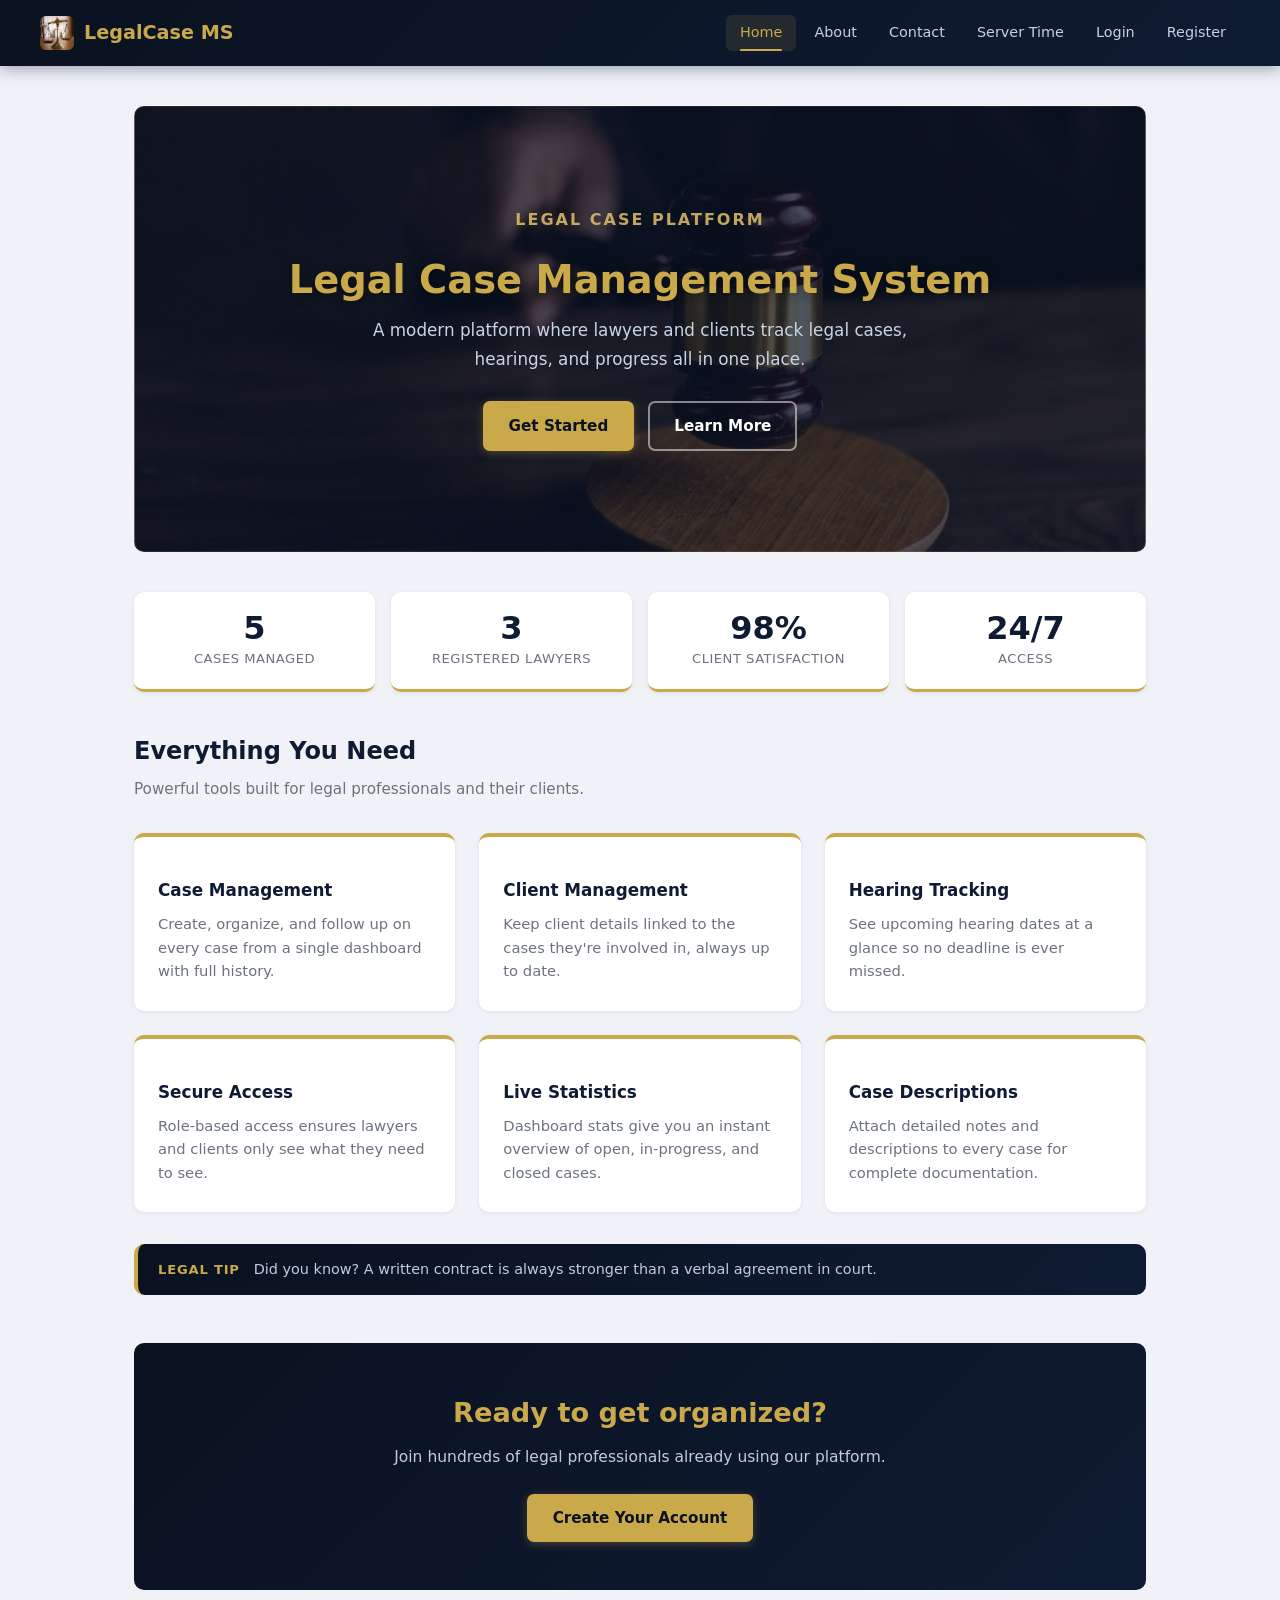
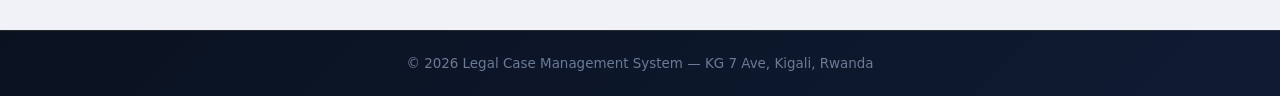
<file: view/index.html>
<!DOCTYPE html>
<html lang="en">
<head>
  <meta charset="UTF-8">
  <meta name="viewport" content="width=device-width, initial-scale=1.0">
  <title>Legal Case Management System</title>
  <link rel="stylesheet" href="css/style.css">
</head>
<body>

  <header id="site-header"></header>

  <main>

    <div class="hero">
      <p class="hero-subtitle">Legal Case Platform</p>
      <h1>Legal Case Management System</h1>
      <p class="welcome">
        A modern platform where lawyers and clients track 
        legal cases, hearings, and progress all in one place.
      </p>
      <div class="hero-actions">
        <a href="register.html" class="btn-primary">Get Started</a>
        <a href="about.html" class="btn-outline">Learn More</a>
      </div>
    </div>

    <div class="stats-bar">
      <div class="stats-bar-item"><div class="sbi-num" id="statCases">...</div><div class="sbi-label">Cases Managed</div></div>
      <div class="stats-bar-item"><div class="sbi-num" id="statLawyers">...</div><div class="sbi-label">Registered Lawyers</div></div>
      <div class="stats-bar-item"><div class="sbi-num">98%</div><div class="sbi-label">Client Satisfaction</div></div>
      <div class="stats-bar-item"><div class="sbi-num">24/7</div><div class="sbi-label">Access</div></div>
    </div>

    <p class="section-title">Everything You Need</p>
    <p class="section-sub">Powerful tools built for legal professionals and their clients.</p>

    <div class="features">
      <div class="card">
        <span class="card-icon"></span>
        <h3>Case Management</h3>
        <p>Create, organize, and follow up on every case from a single dashboard with full history.</p>
      </div>
      <div class="card">
        <span class="card-icon"></span>
        <h3>Client Management</h3>
        <p>Keep client details linked to the cases they're involved in, always up to date.</p>
      </div>
      <div class="card">
        <span class="card-icon"></span>
        <h3>Hearing Tracking</h3>
        <p>See upcoming hearing dates at a glance so no deadline is ever missed.</p>
      </div>
      <div class="card">
        <span class="card-icon"></span>
        <h3>Secure Access</h3>
        <p>Role-based access ensures lawyers and clients only see what they need to see.</p>
      </div>
      <div class="card">
        <span class="card-icon"></span>
        <h3>Live Statistics</h3>
        <p>Dashboard stats give you an instant overview of open, in-progress, and closed cases.</p>
      </div>
      <div class="card">
        <span class="card-icon"></span>
        <h3>Case Descriptions</h3>
        <p>Attach detailed notes and descriptions to every case for complete documentation.</p>
      </div>
    </div>

    <div class="legal-tip-banner">
      <span class="tip-label">Legal Tip</span>
      <span class="tip-text" id="tipText">Did you know? A written contract is always stronger than a verbal agreement in court.</span>
    </div>

    <div class="cta-strip">
      <h2>Ready to get organized?</h2>
      <p>Join hundreds of legal professionals already using our platform.</p>
      <a href="register.html" class="btn-primary">Create Your Account</a>
    </div>

  </main>

  <footer id="site-footer"></footer>

  <button class="back-to-top" id="backToTop" title="Back to top">↑</button>

  <script type="module">
    import { renderHeader, renderFooter } from "../controller/nav.js";
    renderHeader();
    renderFooter();
  </script>

  <script>
    // Live stats from JSON
    Promise.all([
      fetch("../data/cases.json", { cache: "no-store" }).then(r => r.json()),
      fetch("../data/users.json", { cache: "no-store" }).then(r => r.json())
    ]).then(function(results) {
      const cases = results[0];
      const users = results[1];
      document.getElementById("statCases").textContent = cases.length;
      document.getElementById("statLawyers").textContent = users.filter(u => u.role === "lawyer").length;
    }).catch(function() {
      document.getElementById("statCases").textContent = "—";
      document.getElementById("statLawyers").textContent = "—";
    });

    // Legal tip rotator
    const tips = [
      "Did you know? A written contract is always stronger than a verbal agreement in court.",
      "Did you know? You have the right to request a copy of any legal document filed in your name.",
      "Did you know? Missing a hearing date can result in automatic judgment against you.",
      "Did you know? Legal deadlines called 'statutes of limitations' vary by case type.",
      "Did you know? Confidentiality between a lawyer and client is protected by law."
    ];
    let tipIndex = 0;
    const tipEl = document.getElementById("tipText");
    setInterval(function () {
      tipEl.style.opacity = 0;
      setTimeout(function () {
        tipIndex = (tipIndex + 1) % tips.length;
        tipEl.textContent = tips[tipIndex];
        tipEl.style.opacity = 1;
      }, 400);
    }, 5000);

    // Back to top
    const btn = document.getElementById("backToTop");
    window.addEventListener("scroll", function () {
      btn.classList.toggle("visible", window.scrollY > 300);
    });
    btn.addEventListener("click", function () { window.scrollTo({ top: 0, behavior: "smooth" }); });
  </script>

</body>
</html>
</file>
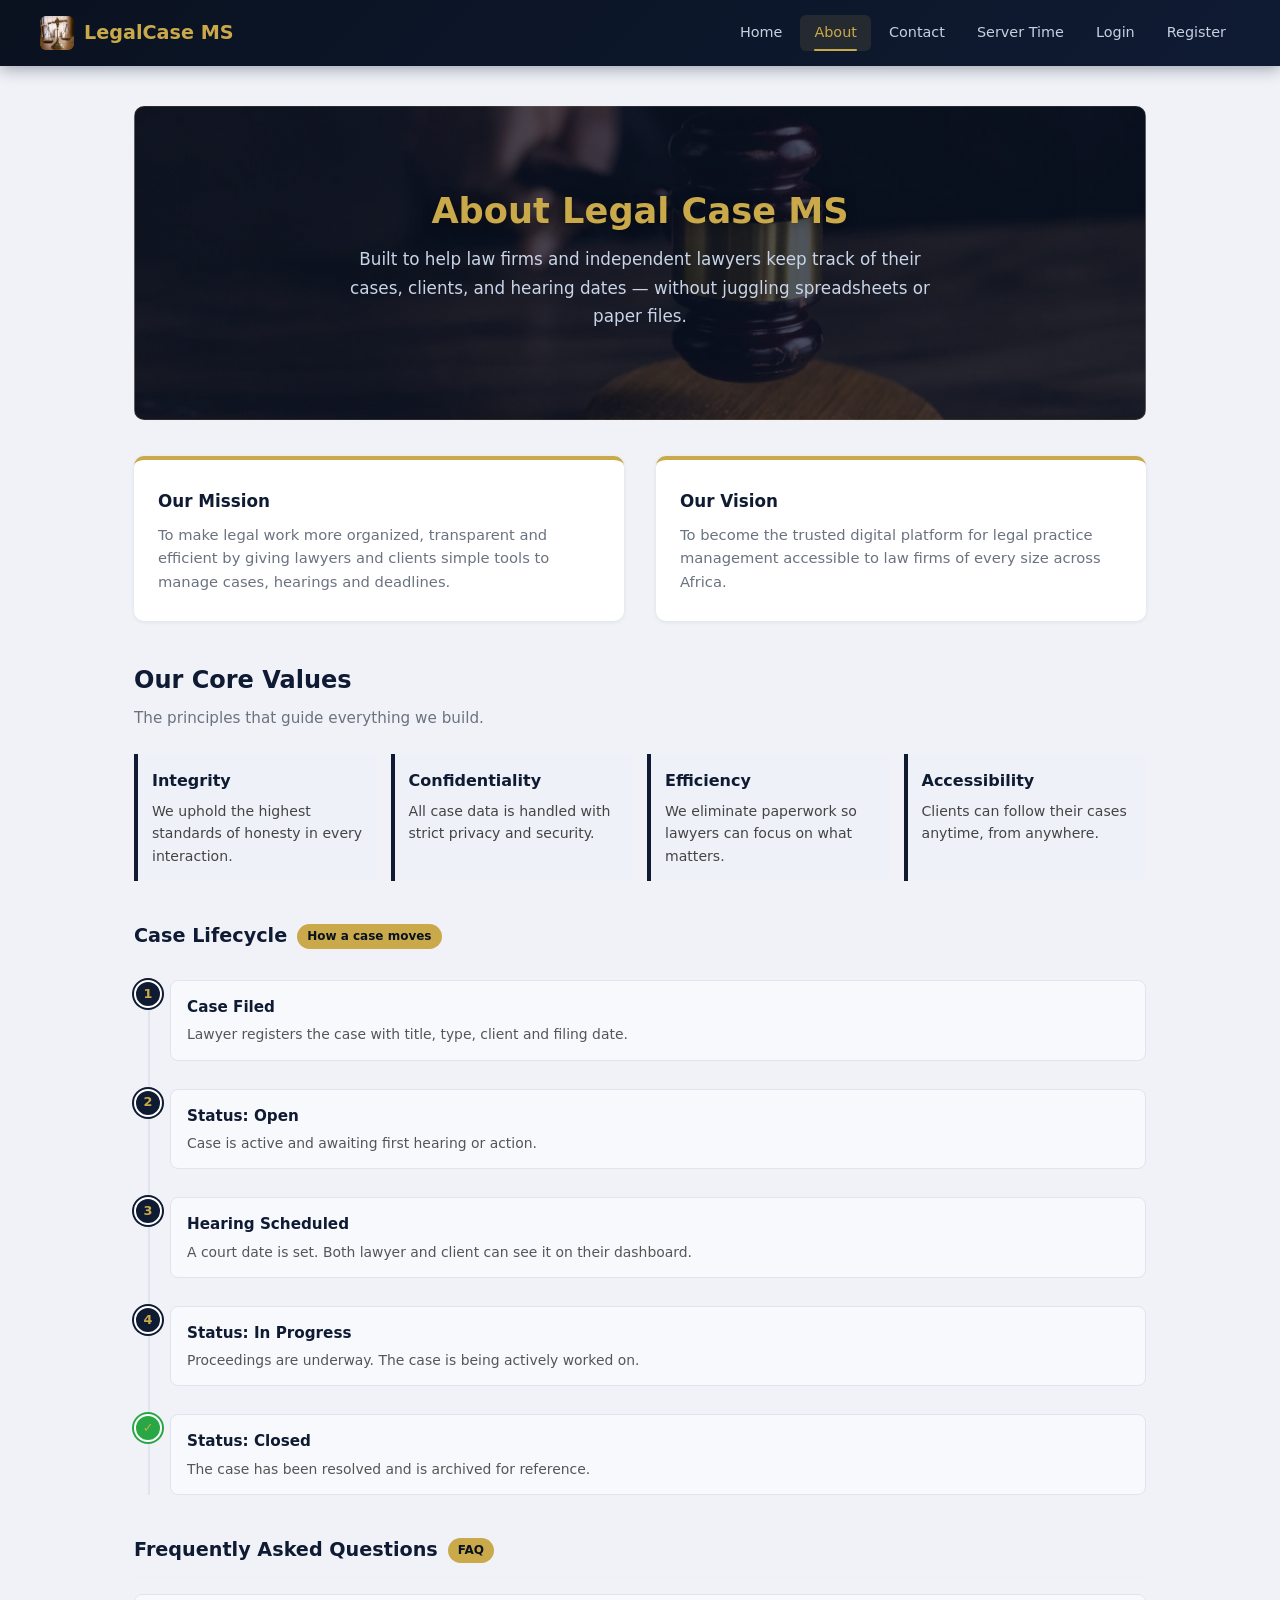
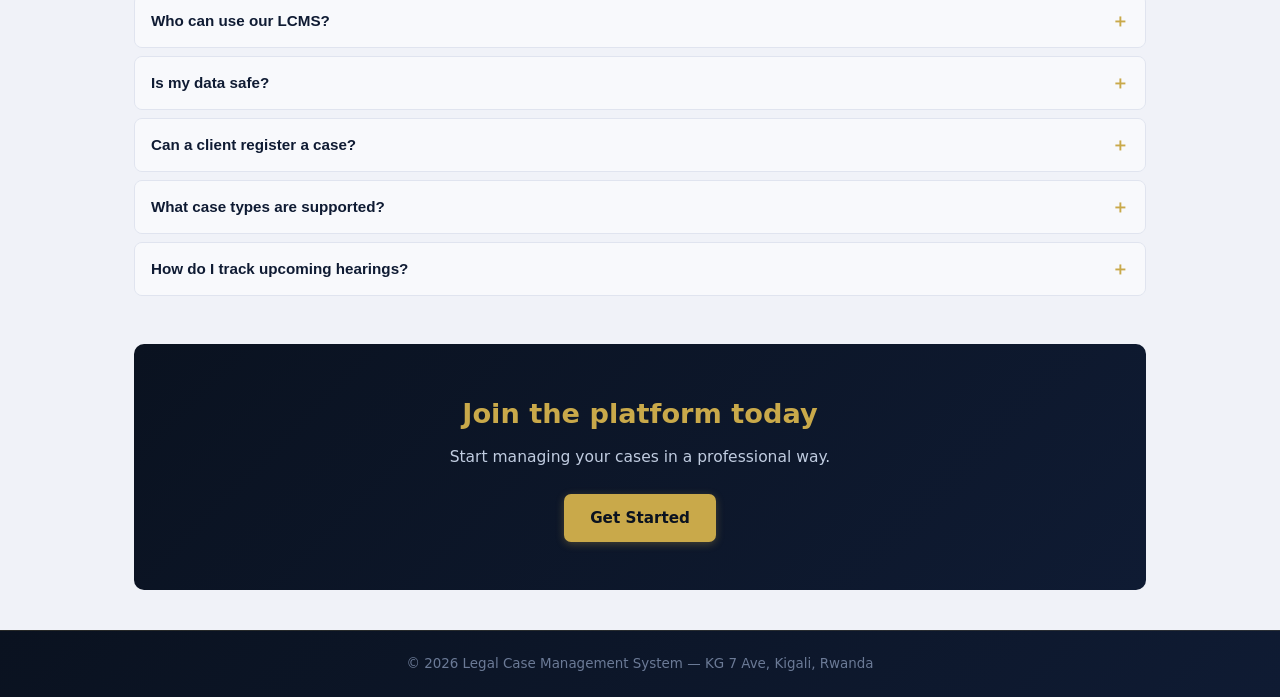
<file: view/about.html>
<!DOCTYPE html>
<html lang="en">
<head>
  <meta charset="UTF-8">
  <meta name="viewport" content="width=device-width, initial-scale=1.0">
  <title>About – Legal Case MS</title>
  <link rel="stylesheet" href="css/style.css">
</head>
<body>

  <header id="site-header"></header>

  <main>

    <div class="hero" style="padding: 60px 24px; margin-bottom: 36px; background-image: linear-gradient(rgba(10,20,40,0.72), rgba(10,20,40,0.72)), url('001.png'); background-size: cover; background-position: center;">
      <p class="hero-subtitle"></p>
      <h1 style="font-size:2.2rem">About Legal Case MS</h1>
      <p class="welcome">
        Built to help law firms and independent lawyers keep track of their
        cases, clients, and hearing dates — without juggling spreadsheets or paper files.
      </p>
    </div>

    <div class="two-column" style="margin-bottom:40px">
      <div class="card">
        <h3>Our Mission</h3>
        <p>To make legal work more organized, transparent and efficient by giving lawyers
        and clients simple tools to manage cases, hearings and deadlines.</p>
      </div>
      <div class="card">
        <h3>Our Vision</h3>
        <p>To become the trusted digital platform for legal practice management
        accessible to law firms of every size across Africa.</p>
      </div>
    </div>

    <p class="section-title">Our Core Values</p>
    <p class="section-sub">The principles that guide everything we build.</p>

    <div class="values-grid" style="margin-bottom:40px">
      <div class="value-item">
        <h4>Integrity</h4>
        <p>We uphold the highest standards of honesty in every interaction.</p>
      </div>
      <div class="value-item">
        <h4>Confidentiality</h4>
        <p>All case data is handled with strict privacy and security.</p>
      </div>
      <div class="value-item">
        <h4>Efficiency</h4>
        <p>We eliminate paperwork so lawyers can focus on what matters.</p>
      </div>
      <div class="value-item">
        <h4>Accessibility</h4>
        <p>Clients can follow their cases anytime, from anywhere.</p>
      </div>
    </div>

    <div class="section-header">
      <h2>Case Lifecycle</h2>
      <span class="section-badge">How a case moves</span>
    </div>

    <div class="timeline" style="margin-bottom:40px">
      <div class="tl-item">
        <div class="tl-dot">1</div>
        <div class="tl-body">
          <h4>Case Filed</h4>
          <p>Lawyer registers the case with title, type, client and filing date.</p>
        </div>
      </div>
      <div class="tl-item">
        <div class="tl-dot">2</div>
        <div class="tl-body">
          <h4>Status: Open</h4>
          <p>Case is active and awaiting first hearing or action.</p>
        </div>
      </div>
      <div class="tl-item">
        <div class="tl-dot">3</div>
        <div class="tl-body">
          <h4>Hearing Scheduled</h4>
          <p>A court date is set. Both lawyer and client can see it on their dashboard.</p>
        </div>
      </div>
      <div class="tl-item">
        <div class="tl-dot">4</div>
        <div class="tl-body">
          <h4>Status: In Progress</h4>
          <p>Proceedings are underway. The case is being actively worked on.</p>
        </div>
      </div>
      <div class="tl-item tl-last">
        <div class="tl-dot tl-dot-done">✓</div>
        <div class="tl-body">
          <h4>Status: Closed</h4>
          <p>The case has been resolved and is archived for reference.</p>
        </div>
      </div>
    </div>

    <div class="section-header">
      <h2>Frequently Asked Questions</h2>
      <span class="section-badge">FAQ</span>
    </div>

    <div class="faq" style="margin-bottom:40px">
      <div class="faq-item">
        <button class="faq-q" aria-expanded="false">Who can use our LCMS?</button>
        <div class="faq-a"><p>Any law firm or independent lawyer can register as a Lawyer. Their clients register as Clients. Each role sees only what is relevant to them.</p></div>
      </div>
      <div class="faq-item">
        <button class="faq-q" aria-expanded="false">Is my data safe?</button>
        <div class="faq-a"><p>All data is stored in structured JSON files on the server. Access is controlled by role-based sessions — clients can only see their own cases.</p></div>
      </div>
      <div class="faq-item">
        <button class="faq-q" aria-expanded="false">Can a client register a case?</button>
        <div class="faq-a"><p>No. Only lawyers can file cases. Clients are assigned to cases by their lawyer and can then track progress from their own dashboard.</p></div>
      </div>
      <div class="faq-item">
        <button class="faq-q" aria-expanded="false">What case types are supported?</button>
        <div class="faq-a"><p>Our LCMS currently supports Civil, Criminal, Family, Commercial and Labour cases, covering the most common areas of the legal practice.</p></div>
      </div>
      <div class="faq-item">
        <button class="faq-q" aria-expanded="false">How do I track upcoming hearings?</button>
        <div class="faq-a"><p>The lawyer dashboard shows a live count of hearings scheduled within the next 30 days so nothing is ever missed.</p></div>
      </div>
    </div>

    <div class="cta-strip">
      <h2>Join the platform today</h2>
      <p>Start managing your cases in a professional way.</p>
      <a href="register.html" class="btn-primary">Get Started</a>
    </div>

  </main>

  <footer id="site-footer"></footer>

  <button class="back-to-top" id="backToTop" title="Back to top"></button>

  <script type="module">
    import { renderHeader, renderFooter } from "../controller/nav.js";
    renderHeader();
    renderFooter();
  </script>

  <script>
    document.querySelectorAll(".faq-q").forEach(function (btn) {
      btn.addEventListener("click", function () {
        const item = btn.parentElement;
        const isOpen = item.classList.contains("faq-open");
        document.querySelectorAll(".faq-item").forEach(function (i) {
          i.classList.remove("faq-open");
          i.querySelector(".faq-q").setAttribute("aria-expanded", "false");
        });
        if (!isOpen) {
          item.classList.add("faq-open");
          btn.setAttribute("aria-expanded", "true");
        }
      });
    });

    const btn = document.getElementById("backToTop");
    window.addEventListener("scroll", function () { btn.classList.toggle("visible", window.scrollY > 300); });
    btn.addEventListener("click", function () { window.scrollTo({ top: 0, behavior: "smooth" }); });
  </script>

</body>
</html>
</file>
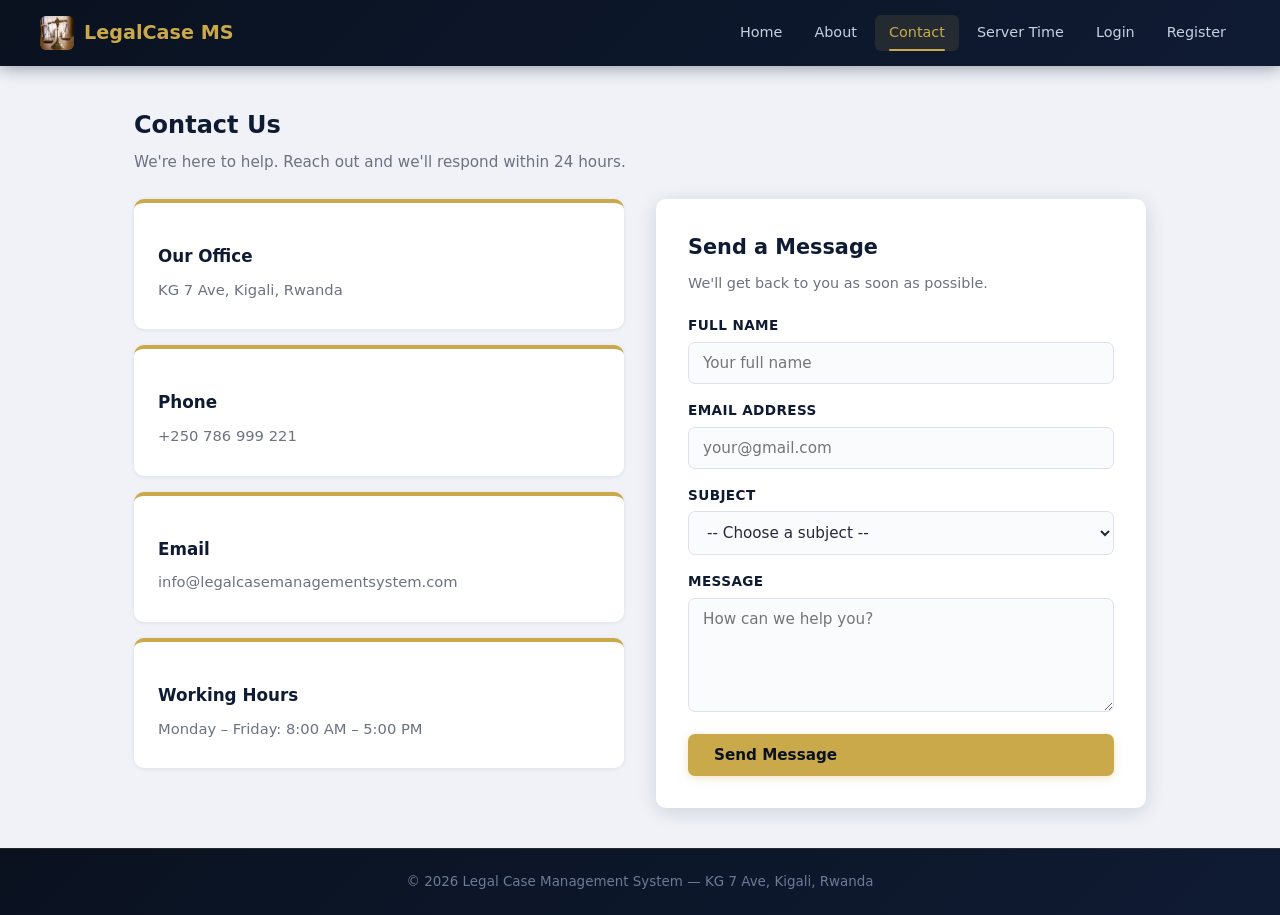
<file: view/contact.html>
<!DOCTYPE html>
<html lang="en">
<head>
  <meta charset="UTF-8">
  <meta name="viewport" content="width=device-width, initial-scale=1.0">
  <title>Contact – Legal Case MS</title>
  <link rel="stylesheet" href="css/style.css">
</head>
<body>

  <header id="site-header"></header>

  <main>

    <p class="section-title">Contact Us</p>
    <p class="section-sub">We're here to help. Reach out and we'll respond within 24 hours.</p>

    <div class="two-column">

      <div style="display:flex; flex-direction:column; gap:16px">
        <div class="card">
          <span class="card-icon"></span>
          <h3>Our Office</h3>
          <p>KG 7 Ave, Kigali, Rwanda</p>
        </div>
        <div class="card">
          <span class="card-icon"></span>
          <h3>Phone</h3>
          <p>+250 786 999 221</p>
        </div>
        <div class="card">
          <span class="card-icon"></span>
          <h3>Email</h3>
          <p>info@legalcasemanagementsystem.com</p>
        </div>
        <div class="card">
          <span class="card-icon"></span>
          <h3>Working Hours</h3>
          <p>Monday – Friday: 8:00 AM – 5:00 PM</p>
        </div>
      </div>

      <form class="form-card" id="contactForm" novalidate>
        <h2>Send a Message</h2>
        <p class="form-sub">We'll get back to you as soon as possible.</p>

        <label for="fullName">Full Name</label>
        <input type="text" id="fullName" name="fullName" placeholder="Your full name" required minlength="3">

        <label for="email">Email Address</label>
        <input type="email" id="email" name="email" placeholder="your@gmail.com" required>

        <label for="subject">Subject</label>
        <select id="subject" name="subject" required>
          <option value="">-- Choose a subject --</option>
          <option>Book a consultation</option>
          <option>Technical support</option>
          <option>Other</option>
        </select>

        <label for="messageText">Message</label>
        <textarea id="messageText" name="messageText" rows="5" placeholder="How can we help you?" required minlength="10"></textarea>

        <p id="errorMessage" class="error-text" style="display:none"></p>
        <p id="successMessage" class="success-text" style="display:none"></p>

        <button type="submit" class="btn-primary">Send Message</button>
      </form>

    </div>

  </main>

  <footer id="site-footer"></footer>

  <script type="module">
    import { renderHeader, renderFooter } from "../controller/nav.js";
    renderHeader();
    renderFooter();
  </script>
  <script src="../controller/contact.js"></script>

</body>
</html>
</file>
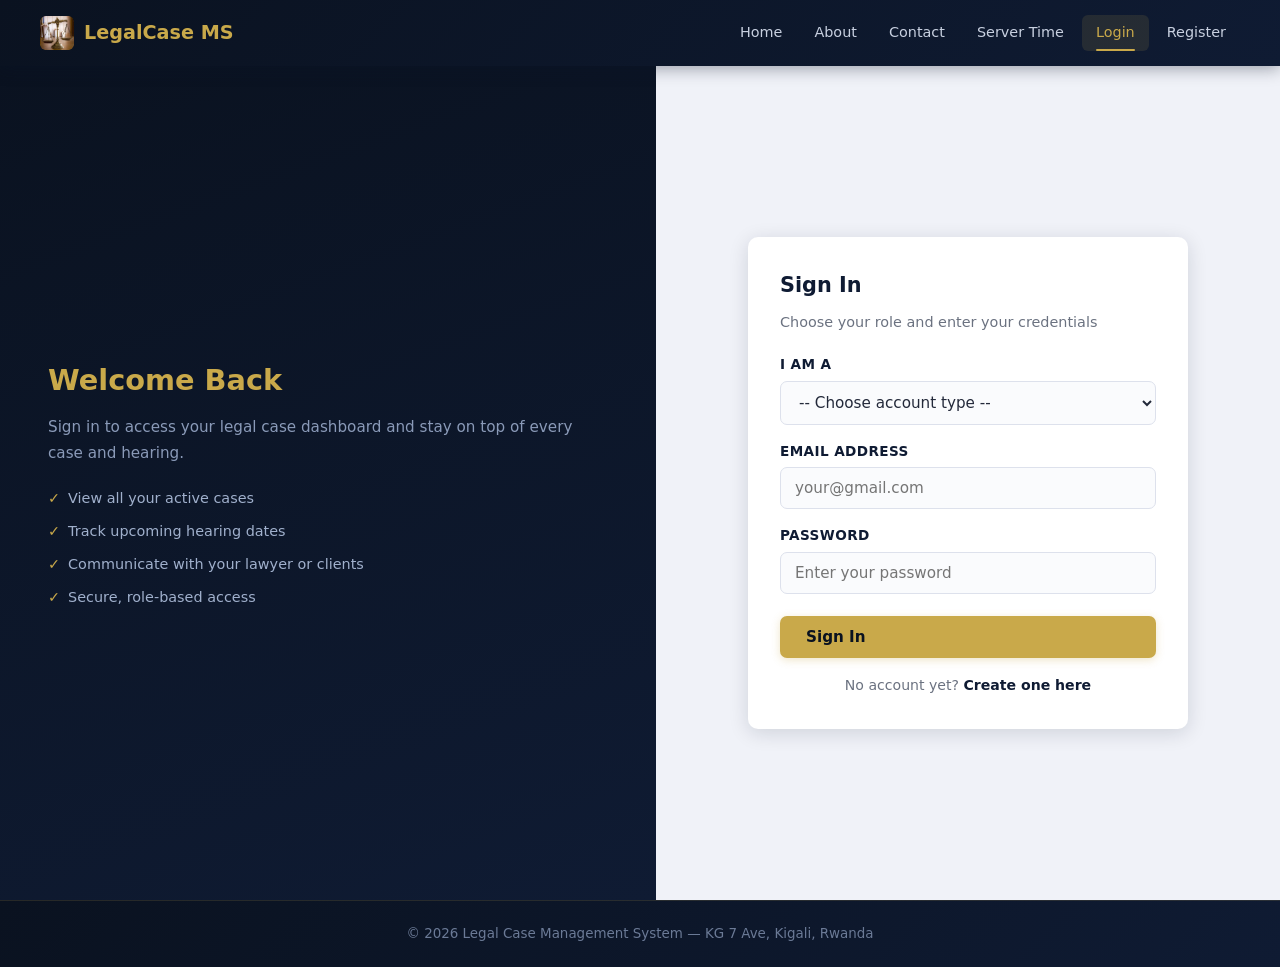
<file: view/dashboard-client.html>
<!DOCTYPE html>
<html lang="en">
<head>
  <meta charset="UTF-8">
  <meta name="viewport" content="width=device-width, initial-scale=1.0">
  <title>Client Dashboard – Legal Case MS</title>
  <link rel="stylesheet" href="css/style.css">
</head>
<body>

  <header id="site-header"></header>

  <main>

    <div class="dash-banner">
      <div>
        <h1>Welcome back, <span id="welcomeName"></span></h1>
        <p>Here's an overview of your legal cases and upcoming hearings.</p>
      </div>
      <span class="dash-banner-role">Client Portal</span>
    </div>

    <div class="dash-layout">

      <aside class="dash-sidebar">
        <div class="sidebar-card">
          <div class="sidebar-avatar" id="sidebarInitial">C</div>
          <div class="sidebar-name" id="sidebarName">Client</div>
          <div class="sidebar-role">Client</div>
          <ul class="sidebar-menu">
            <li><a href="#overview" class="active">Overview</a></li>
            <li><a href="#my-cases">My Cases</a></li>
            <li><a href="profile.html">My Profile</a></li>
            <li><a href="contact.html">Contact</a></li>
          </ul>
        </div>
      </aside>

      <div class="dash-content">

        <section id="overview" class="dash-section">
          <div class="section-header">
            <h2>Overview</h2>
            <span class="section-badge">Stats</span>
          </div>

          <div class="quick-actions">
            <a href="#my-cases" class="qa-card"><span class="qa-icon"></span><span>My Cases</span></a>
            <a href="profile.html" class="qa-card"><span class="qa-icon"></span><span>Profile</span></a>
            <a href="contact.html" class="qa-card"><span class="qa-icon"></span><span>Contact Us</span></a>
          </div>

          <div class="stats">
            <div class="stat"><p>Total Cases</p><h2 id="statTotal">0</h2></div>
            <div class="stat"><p>Open</p><h2 id="statOpen">0</h2></div>
            <div class="stat"><p>In Progress</p><h2 id="statInProgress">0</h2></div>
            <div class="stat"><p>Closed</p><h2 id="statClosed">0</h2></div>
            <div class="stat"><p>Upcoming Hearings</p><h2 id="statUpcoming">0</h2></div>
          </div>
        </section>

        <section id="my-cases" class="dash-section">
          <div class="table-toolbar">
            <strong>Your Cases</strong>
            <input type="text" class="search-input" id="caseSearch" placeholder="Search by title, type or status...">
          </div>
          <table class="data-table">
            <thead>
              <tr>
                <th>Case No.</th><th>Title</th><th>Type</th>
                <th>Status</th><th>Lawyer</th><th>Next Hearing</th>
              </tr>
            </thead>
            <tbody id="casesTableBody"></tbody>
          </table>
        </section>

      </div>
    </div>

  </main>

  <footer id="site-footer"></footer>

  <button class="back-to-top" id="backToTop" title="Back to top">↑</button>

  <script type="module">
    import { renderHeader, renderFooter } from "../controller/nav.js";
    renderHeader();
    renderFooter();
    const raw = localStorage.getItem("lex_user");
    if (raw) {
      const u = JSON.parse(raw);
      const n = document.getElementById("sidebarName");
      const i = document.getElementById("sidebarInitial");
      if (n) n.textContent = u.name;
      if (i) i.textContent = u.name.charAt(0).toUpperCase();
    }
  </script>
  <script type="module" src="../controller/dashboard-client.js"></script>

  <script>
    const btn = document.getElementById("backToTop");
    window.addEventListener("scroll", function () { btn.classList.toggle("visible", window.scrollY > 300); });
    btn.addEventListener("click", function () { window.scrollTo({ top: 0, behavior: "smooth" }); });

    document.getElementById("caseSearch").addEventListener("input", function () {
      const q = this.value.toLowerCase();
      document.querySelectorAll("#casesTableBody tr").forEach(function (row) {
        row.style.display = row.textContent.toLowerCase().includes(q) ? "" : "none";
      });
    });
  </script>

</body>
</html>
</file>
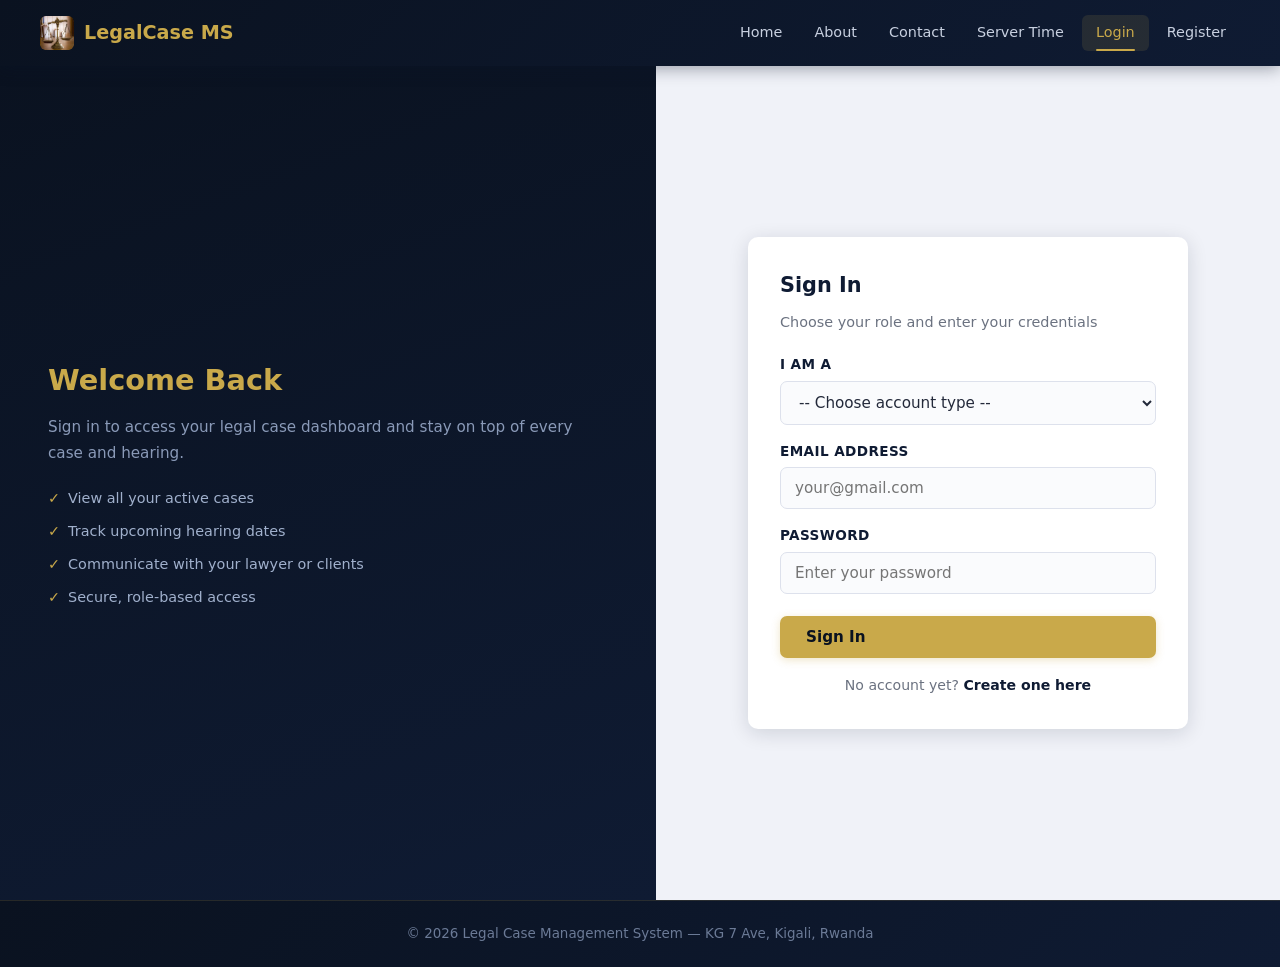
<file: view/dashboard-lawyer.html>
<!DOCTYPE html>
<html lang="en">
<head>
  <meta charset="UTF-8">
  <meta name="viewport" content="width=device-width, initial-scale=1.0">
  <title>Lawyer Dashboard – Legal Case MS</title>
  <link rel="stylesheet" href="css/style.css">
</head>
<body>

  <header id="site-header"></header>

  <main>

    <div class="dash-banner">
      <div>
        <h1>Welcome back, <span id="welcomeName"></span></h1>
        <p>Manage your cases and add new ones.</p>
      </div>
      <span class="dash-banner-role">Lawyer Portal</span>
    </div>

    <div class="dash-layout">

      <aside class="dash-sidebar">
        <div class="sidebar-card">
          <div class="sidebar-avatar" id="sidebarInitial">L</div>
          <div class="sidebar-name" id="sidebarName">Lawyer</div>
          <div class="sidebar-role">Lawyer</div>
          <ul class="sidebar-menu">
            <li><a href="#overview" class="active">Overview</a></li>
            <li><a href="#my-cases">My Cases</a></li>
            <li><a href="#new-case">New Case</a></li>
            <li><a href="profile.html">My Profile</a></li>
            <li><a href="contact.html">Contact</a></li>
          </ul>
        </div>
      </aside>

      <div class="dash-content">

        <section id="overview" class="dash-section">
          <div class="section-header">
            <h2>Overview</h2>
            <span class="section-badge">Stats</span>
          </div>

          <div class="quick-actions">
            <a href="#new-case" class="qa-card"><span class="qa-icon"></span><span>New Case</span></a>
            <a href="#my-cases" class="qa-card"><span class="qa-icon"></span><span>My Cases</span></a>
            <a href="profile.html" class="qa-card"><span class="qa-icon"></span><span>Profile</span></a>
            <a href="contact.html" class="qa-card"><span class="qa-icon"></span><span>Contact</span></a>
          </div>

          <div class="stats">
            <div class="stat"><p>Total Cases</p><h2 id="statTotal">0</h2></div>
            <div class="stat"><p>Open</p><h2 id="statOpen">0</h2></div>
            <div class="stat"><p>In Progress</p><h2 id="statInProgress">0</h2></div>
            <div class="stat"><p>Closed</p><h2 id="statClosed">0</h2></div>
            <div class="stat"><p>Upcoming Hearings</p><h2 id="statUpcoming">0</h2></div>
          </div>

          <h3 style="margin-top:20px; color:var(--navy); font-size:0.95rem; text-transform:uppercase; letter-spacing:0.5px;">Cases by Type</h3>
          <ul id="typeBreakdown" class="breakdown" style="margin-top:10px"></ul>
        </section>

        <section id="my-cases" class="dash-section">
          <div class="table-toolbar">
            <strong>Your Cases</strong>
            <input type="text" class="search-input" id="caseSearch" placeholder="Search cases...">
          </div>
          <table class="data-table">
            <thead>
              <tr>
                <th>Case No.</th><th>Title</th><th>Type</th>
                <th>Status</th><th>Client</th><th>Next Hearing</th><th>Action</th>
              </tr>
            </thead>
            <tbody id="casesTableBody"></tbody>
          </table>
        </section>

        <section id="new-case" class="dash-section">
          <div class="section-header">
            <h2>Register a New Case</h2>
            <span class="section-badge">New</span>
          </div>
          <form id="newCaseForm" novalidate style="max-width:560px">

            <label for="caseTitle">Case Title</label>
            <input type="text" id="caseTitle" name="caseTitle" placeholder="e.g. Smith vs. Jones" required minlength="5" style="width:100%;padding:11px 14px;border:1.5px solid var(--border);border-radius:7px;font-size:0.95rem;font-family:inherit;background:#fafbfd;outline:none;">

            <label for="caseType" style="margin-top:14px;display:block;font-weight:600;font-size:0.85rem;color:var(--navy);text-transform:uppercase;letter-spacing:0.4px;">Case Type</label>
            <select id="caseType" name="caseType" required style="width:100%;padding:11px 14px;border:1.5px solid var(--border);border-radius:7px;font-size:0.95rem;font-family:inherit;background:#fafbfd;outline:none;">
              <option value="">-- Choose type --</option>
              <option>Civil</option>
              <option>Criminal</option>
              <option>Family</option>
              <option>Commercial</option>
              <option>Labour</option>
            </select>

            <label for="caseClient" style="margin-top:14px;display:block;font-weight:600;font-size:0.85rem;color:var(--navy);text-transform:uppercase;letter-spacing:0.4px;">Client</label>
            <select id="caseClient" name="caseClient" required style="width:100%;padding:11px 14px;border:1.5px solid var(--border);border-radius:7px;font-size:0.95rem;font-family:inherit;background:#fafbfd;outline:none;">
              <option value="">-- Choose client --</option>
            </select>

            <label for="caseFiled" style="margin-top:14px;display:block;font-weight:600;font-size:0.85rem;color:var(--navy);text-transform:uppercase;letter-spacing:0.4px;">Filing Date</label>
            <input type="date" id="caseFiled" name="caseFiled" required style="width:100%;padding:11px 14px;border:1.5px solid var(--border);border-radius:7px;font-size:0.95rem;font-family:inherit;background:#fafbfd;outline:none;">

            <label for="caseHearing" style="margin-top:14px;display:block;font-weight:600;font-size:0.85rem;color:var(--navy);text-transform:uppercase;letter-spacing:0.4px;">Next Hearing Date <span style="font-weight:400;text-transform:none;color:var(--text-muted)">(optional)</span></label>
            <input type="date" id="caseHearing" name="caseHearing" style="width:100%;padding:11px 14px;border:1.5px solid var(--border);border-radius:7px;font-size:0.95rem;font-family:inherit;background:#fafbfd;outline:none;">

            <label for="caseDescription" style="margin-top:14px;display:block;font-weight:600;font-size:0.85rem;color:var(--navy);text-transform:uppercase;letter-spacing:0.4px;">Description</label>
            <textarea id="caseDescription" name="caseDescription" rows="4" placeholder="Brief case description..." required minlength="10" style="width:100%;padding:11px 14px;border:1.5px solid var(--border);border-radius:7px;font-size:0.95rem;font-family:inherit;background:#fafbfd;outline:none;resize:vertical;"></textarea>

            <p id="formMessage" style="display:none"></p>

            <button type="submit" class="btn-primary" id="saveBtn" style="margin-top:20px;">Save Case</button>
          </form>
        </section>

      </div>
    </div>

  </main>

  <footer id="site-footer"></footer>

  <button class="back-to-top" id="backToTop" title="Back to top"></button>

  <script type="module">
    import { renderHeader, renderFooter } from "../controller/nav.js";
    renderHeader();
    renderFooter();
    const raw = localStorage.getItem("lex_user");
    if (raw) {
      const u = JSON.parse(raw);
      const n = document.getElementById("sidebarName");
      const i = document.getElementById("sidebarInitial");
      if (n) n.textContent = u.name;
      if (i) i.textContent = u.name.charAt(0).toUpperCase();
    }
  </script>
  <script type="module" src="../controller/dashboard-lawyer.js"></script>

  <script>
    const btn = document.getElementById("backToTop");
    window.addEventListener("scroll", function () { btn.classList.toggle("visible", window.scrollY > 300); });
    btn.addEventListener("click", function () { window.scrollTo({ top: 0, behavior: "smooth" }); });

    // Search filter
    document.getElementById("caseSearch").addEventListener("input", function () {
      const q = this.value.toLowerCase();
      document.querySelectorAll("#casesTableBody tr").forEach(function (row) {
        row.style.display = row.textContent.toLowerCase().includes(q) ? "" : "none";
      });
    });
  </script>

</body>
</html>
</file>
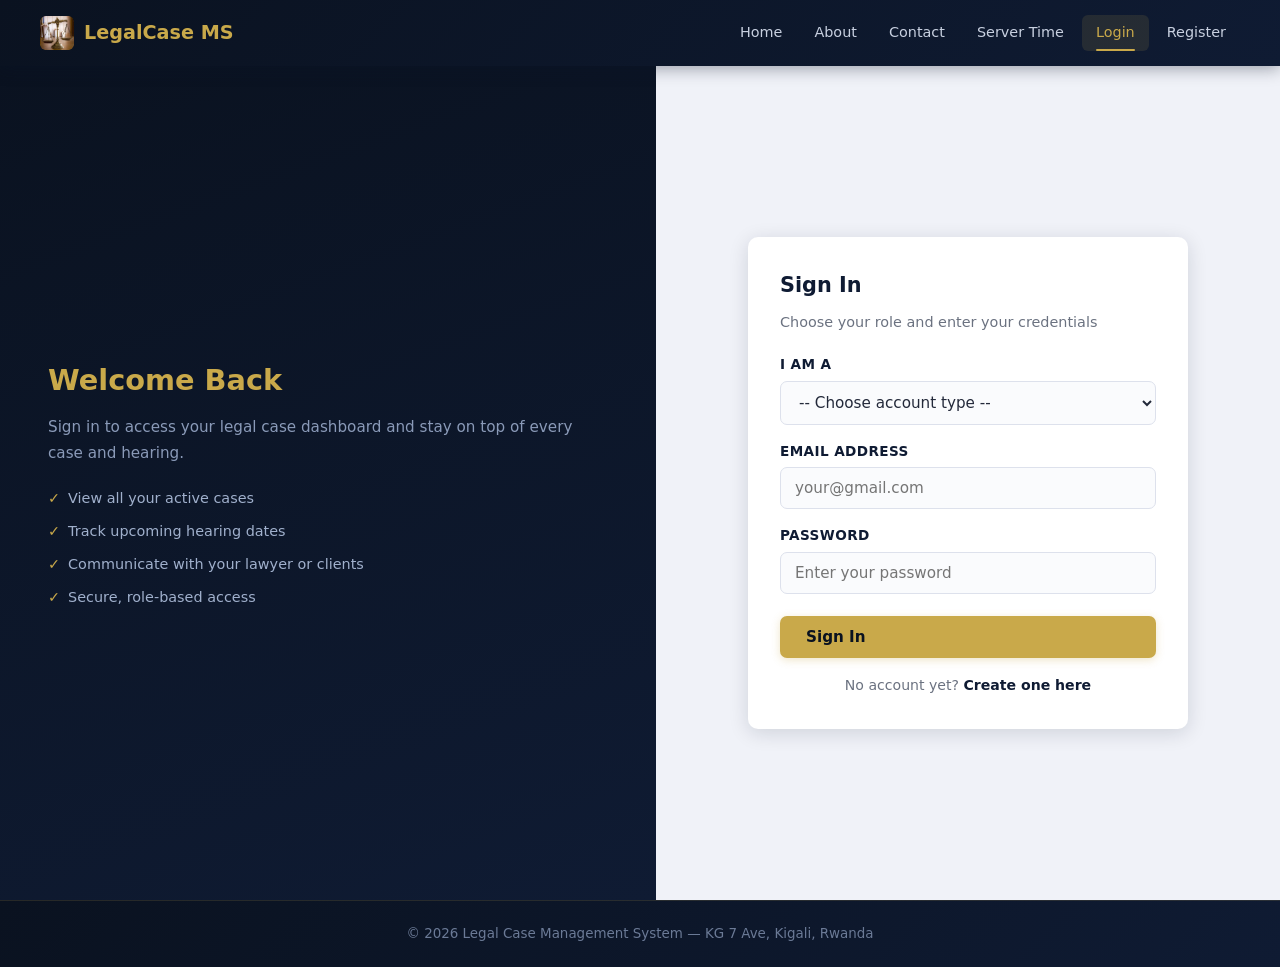
<file: view/login.html>
<!DOCTYPE html>
<html lang="en">
<head>
  <meta charset="UTF-8">
  <meta name="viewport" content="width=device-width, initial-scale=1.0">
  <title>Sign In – Legal Case MS</title>
  <link rel="stylesheet" href="css/style.css">
</head>
<body>

  <header id="site-header"></header>

  <div class="auth-page">
    <div class="auth-side">
      <h2>Welcome Back</h2>
      <p>Sign in to access your legal case dashboard and stay on top of every case and hearing.</p>
      <ul>
        <li>View all your active cases</li>
        <li>Track upcoming hearing dates</li>
        <li>Communicate with your lawyer or clients</li>
        <li>Secure, role-based access</li>
      </ul>
    </div>
    <div class="auth-form-side">
      <form class="form-card" id="loginForm" novalidate>
        <h2>Sign In</h2>
        <p class="form-sub">Choose your role and enter your credentials</p>

        <label for="role">I am a</label>
        <select id="role" name="role" required>
          <option value="">-- Choose account type --</option>
          <option value="lawyer">Lawyer</option>
          <option value="client">Client</option>
        </select>

        <label for="email">Email Address</label>
        <input type="email" id="email" name="email" placeholder="your@gmail.com" required>

        <label for="password">Password</label>
        <input type="password" id="password" name="password" placeholder="Enter your password" required>

        <p id="errorMessage" class="error-text" style="display:none"></p>

        <button type="submit" class="btn-primary" id="submitBtn">Sign In</button>
        <p class="muted">No account yet? <a href="register.html">Create one here</a></p>
      </form>
    </div>
  </div>

  <footer id="site-footer"></footer>

  <script type="module">
    import { renderHeader, renderFooter } from "../controller/nav.js";
    renderHeader();
    renderFooter();
  </script>
  <script type="module" src="../controller/auth.js"></script>

</body>
</html>
</file>
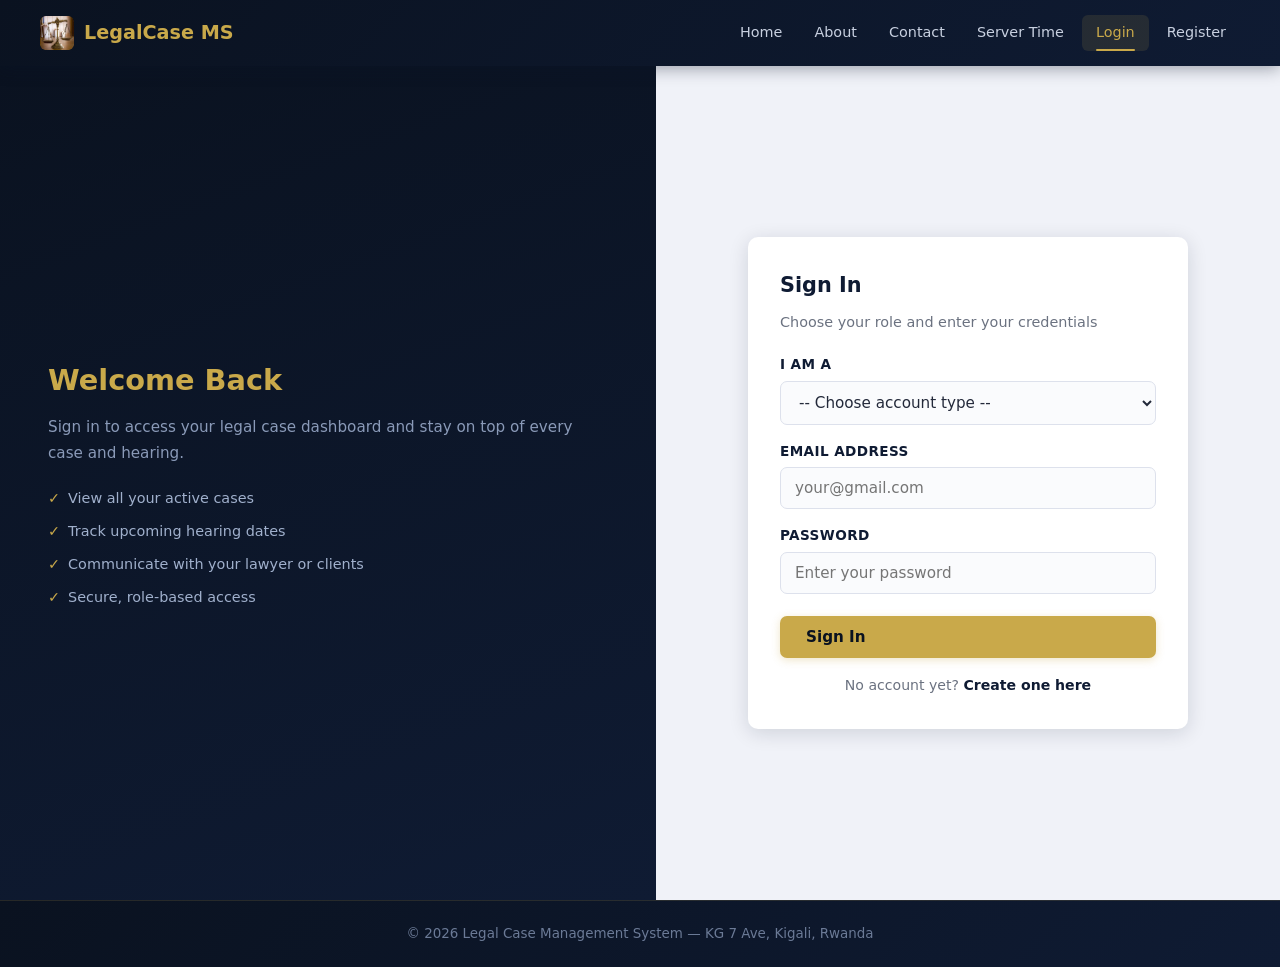
<file: view/profile.html>
<!DOCTYPE html>
<html lang="en">
<head>
  <meta charset="UTF-8">
  <meta name="viewport" content="width=device-width, initial-scale=1.0">
  <title>My Profile – Legal Case MS</title>
  <link rel="stylesheet" href="css/style.css">
</head>
<body>

  <header id="site-header"></header>

  <main>

    <div class="section-header">
      <h2>My Profile</h2>
      <span class="section-badge" id="profileBadge">User</span>
    </div>

    <div class="profile-card">
      <div class="profile-avatar" id="profileAvatar">?</div>

      <div class="profile-row">
        <span class="profile-label">Full Name</span>
        <span class="profile-value" id="profileName">—</span>
      </div>
      <div class="profile-row">
        <span class="profile-label">Email</span>
        <span class="profile-value" id="profileEmail">—</span>
      </div>
      <div class="profile-row">
        <span class="profile-label">Phone</span>
        <span class="profile-value" id="profilePhone">—</span>
      </div>
      <div class="profile-row">
        <span class="profile-label">Role</span>
        <span class="profile-value" id="profileRole">—</span>
      </div>
      <div class="profile-row">
        <span class="profile-label">Account ID</span>
        <span class="profile-value" id="profileId">—</span>
      </div>
    </div>

    <p style="margin-top:20px">
      <a href="javascript:history.back()" style="color:var(--navy);font-weight:bold;">Back to Dashboard</a>
    </p>

  </main>

  <footer id="site-footer"></footer>

  <script type="module">
    import { renderHeader, renderFooter } from "../controller/nav.js";
    renderHeader();
    renderFooter();
  </script>
  <script src="../controller/profile.js"></script>

</body>
</html>
</file>
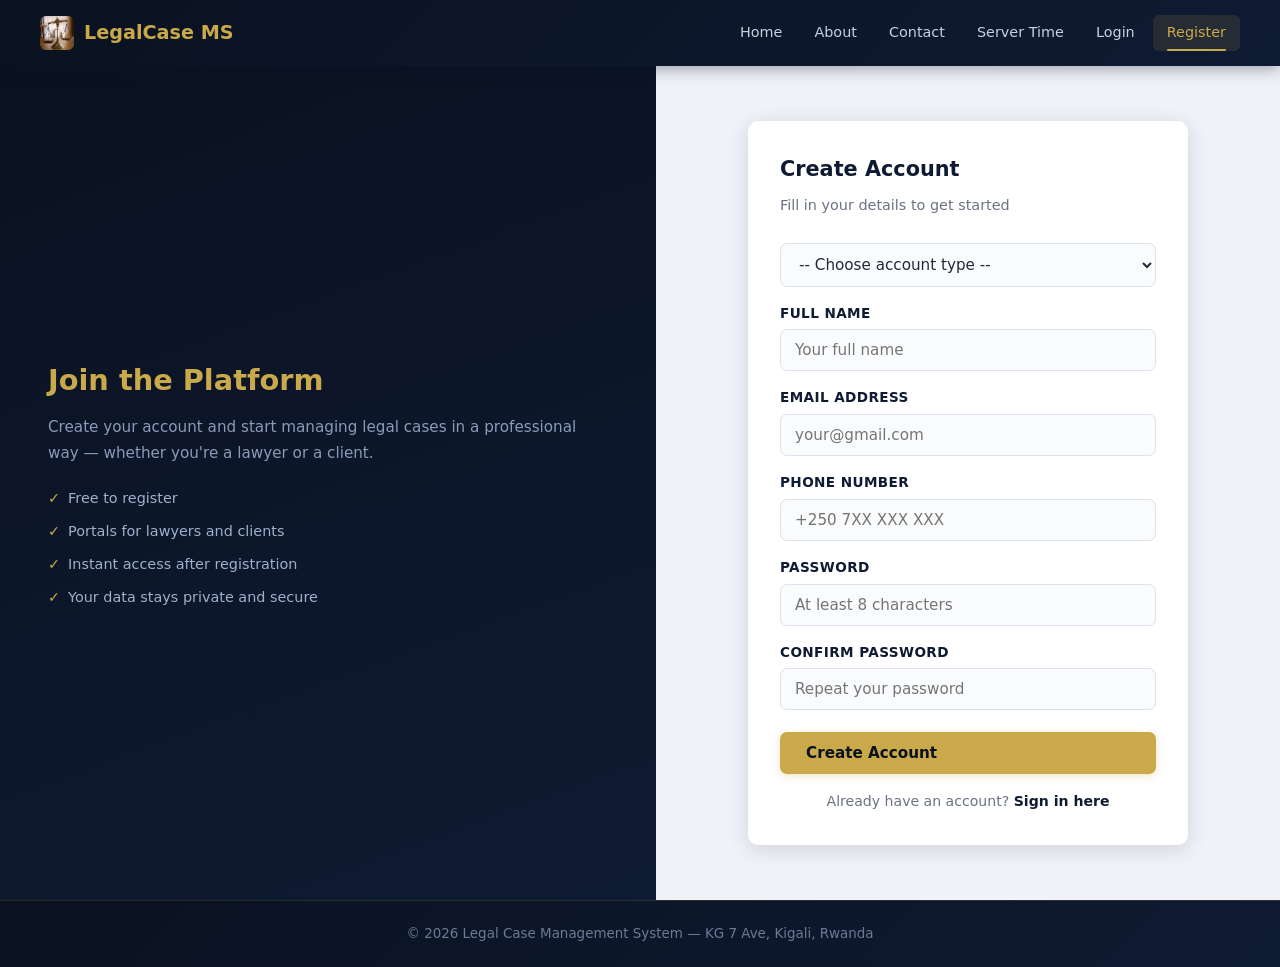
<file: view/register.html>
<!DOCTYPE html>
<html lang="en">
<head>
  <meta charset="UTF-8">
  <meta name="viewport" content="width=device-width, initial-scale=1.0">
  <title>Create Account – Legal Case MS</title>
  <link rel="stylesheet" href="css/style.css">
</head>
<body>

  <header id="site-header"></header>

  <div class="auth-page">
    <div class="auth-side">
      <h2>Join the Platform</h2>
      <p>Create your account and start managing legal cases in a professional way — whether you're a lawyer or a client.</p>
      <ul>
        <li>Free to register</li>
        <li>Portals for lawyers and clients</li>
        <li>Instant access after registration</li>
        <li>Your data stays private and secure</li>
      </ul>
    </div>
    <div class="auth-form-side">
      <form class="form-card" id="registerForm" novalidate>
        <h2>Create Account</h2>
        <p class="form-sub">Fill in your details to get started</p>

        <label for="role"></label>
        <select id="role" name="role" required>
          <option value="">-- Choose account type --</option>
          <option value="lawyer">Lawyer</option>
          <option value="client">Client</option>
        </select>

        <label for="fullName">Full Name</label>
        <input type="text" id="fullName" name="fullName" placeholder="Your full name" required minlength="3">

        <label for="email">Email Address</label>
        <input type="email" id="email" name="email" placeholder="your@gmail.com" required>

        <label for="phone">Phone Number</label>
        <input type="tel" id="phone" name="phone" placeholder="+250 7XX XXX XXX" required pattern="07[0-9]{8}" title="10 digits starting with 07">

        <label for="password">Password</label>
        <input type="password" id="password" name="password" placeholder="At least 8 characters" required minlength="8">

        <label for="confirmPassword">Confirm Password</label>
        <input type="password" id="confirmPassword" name="confirmPassword" placeholder="Repeat your password" required>

        <p id="errorMessage" class="error-text" style="display:none"></p>
        <p id="successMessage" class="success-text" style="display:none"></p>

        <button type="submit" class="btn-primary" id="submitBtn">Create Account</button>
        <p class="muted">Already have an account? <a href="login.html">Sign in here</a></p>
      </form>
    </div>
  </div>

  <footer id="site-footer"></footer>

  <script type="module">
    import { renderHeader, renderFooter } from "../controller/nav.js";
    renderHeader();
    renderFooter();
  </script>
  <script type="module" src="../controller/auth.js"></script>

</body>
</html>
</file>
<file: view/css/style.css>
:root {
  --navy: #0f1b33;
  --navy-mid: #1a2e4a;
  --navy-dark: #0a1220;
  --gold: #c9a94a;
  --gold-light: #e2c06a;
  --bg: #f0f2f8;
  --bg-card: #ffffff;
  --text: #23293a;
  --text-muted: #6b7280;
  --border: #dde1ec;
  --error: #c0392b;
  --success: #2e7d32;
  --shadow-sm: 0 1px 4px rgba(10,20,40,0.08);
  --shadow-md: 0 4px 20px rgba(10,20,40,0.14);
  --radius: 10px;
  --transition: 0.22s ease;
}

* { box-sizing: border-box; margin: 0; padding: 0; }

body {
  font-family: 'Segoe UI', system-ui, Arial, sans-serif;
  background: var(--bg);
  color: var(--text);
  line-height: 1.6;
  display: flex;
  flex-direction: column;
  min-height: 100vh;
}

main { flex: 1; max-width: 1060px; width: 100%; margin: 0 auto; padding: 40px 24px; }

.auth-page { flex: 1; }

header {
  background: linear-gradient(135deg, var(--navy-dark) 0%, var(--navy) 100%);
  color: white;
  display: flex;
  align-items: center;
  justify-content: space-between;
  padding: 0 40px;
  height: 66px;
  position: sticky;
  top: 0;
  z-index: 100;
  box-shadow: 0 2px 16px rgba(10,20,40,0.4);
}

.brand {
  font-size: 1.2rem;
  font-weight: 700;
  color: var(--gold);
  text-decoration: none;
  display: flex;
  align-items: center;
  gap: 10px;
}

.brand-icon {
  width: 34px; height: 34px;
  background: var(--gold);
  border-radius: 8px;
  display: flex; align-items: center; justify-content: center;
  font-size: 1.1rem;
  color: var(--navy-dark);
  font-weight: 900;
}

nav { display: flex; align-items: center; gap: 4px; flex-wrap: wrap; }

nav a {
  color: #c8d0e0;
  text-decoration: none;
  font-size: 0.9rem;
  padding: 6px 14px;
  border-radius: 6px;
  font-weight: 500;
  transition: background var(--transition), color var(--transition);
  position: relative;
}

nav a::after {
  content: '';
  position: absolute;
  bottom: 0; left: 14px; right: 14px;
  height: 2px;
  background: var(--gold);
  border-radius: 2px;
  transform: scaleX(0);
  transition: transform var(--transition);
}

nav a:hover::after, nav a.nav-active::after { transform: scaleX(1); }
nav a:hover { background: rgba(201,168,76,0.15); color: var(--gold); }
nav a.nav-active { color: var(--gold); background: rgba(201,168,76,0.12); }

.nav-user-badge {
  display: flex; align-items: center; gap: 8px;
  background: rgba(255,255,255,0.07);
  border: 1px solid rgba(255,255,255,0.12);
  border-radius: 20px;
  padding: 4px 12px 4px 6px;
}

.nav-avatar {
  width: 26px; height: 26px;
  border-radius: 50%;
  background: var(--gold);
  color: var(--navy-dark);
  display: flex; align-items: center; justify-content: center;
  font-size: 0.75rem; font-weight: 700;
}

.nav-user-name { font-size: 0.85rem; color: #d0daea; font-weight: 500; }

#logoutLink {
  color: #c8d0e0;
  font-size: 0.9rem;
  background: rgba(255,255,255,0.08);
  border: 1px solid rgba(255,255,255,0.15);
  padding: 6px 14px;
  border-radius: 6px;
  font-weight: 500;
  cursor: pointer;
  text-decoration: none;
  transition: background var(--transition), color var(--transition);
}

#logoutLink:hover { background: rgba(201,169,74,0.2); color: var(--gold); border-color: var(--gold); }

footer {
  background: linear-gradient(135deg, var(--navy-dark), var(--navy));
  color: #6b7a96;
  text-align: center;
  padding: 22px 32px;
  font-size: 0.84rem;
  margin-top: auto;
  border-top: 1px solid rgba(201,168,76,0.15);
}

.btn-primary {
  display: inline-flex; align-items: center; gap: 6px;
  background: var(--gold);
  color: var(--navy-dark);
  border: none;
  padding: 12px 26px;
  border-radius: 7px;
  font-weight: 700;
  text-decoration: none;
  cursor: pointer;
  font-size: 0.95rem;
  transition: background 0.18s, transform 0.15s, box-shadow 0.18s;
  box-shadow: 0 2px 8px rgba(201,168,76,0.3);
  font-family: inherit;
}

.btn-primary:hover { background: var(--gold-light); transform: translateY(-1px); box-shadow: 0 4px 14px rgba(201,168,76,0.4); }

.btn-outline {
  display: inline-flex; align-items: center; gap: 6px;
  background: transparent;
  color: white;
  border: 2px solid rgba(255,255,255,0.5);
  padding: 11px 24px;
  border-radius: 7px;
  font-weight: 600;
  text-decoration: none;
  cursor: pointer;
  font-size: 0.95rem;
  transition: border-color 0.18s, background 0.18s;
  font-family: inherit;
}

.btn-outline:hover { border-color: var(--gold); color: var(--gold); background: rgba(201,168,76,0.08); }

.hero {
  text-align: center;
  padding: 100px 24px;
  background: linear-gradient(rgba(10,20,40,0.72), rgba(10,20,40,0.72)), url("../001.png") center/cover no-repeat;
  border-radius: var(--radius);
  margin-bottom: 40px;
  position: relative;
  overflow: hidden;
  border: 1px solid rgba(201,168,76,0.15);
}

.hero h1 { font-size: 2.4rem; color: var(--gold); margin-bottom: 6px; text-shadow: 0 2px 12px rgba(0,0,0,0.4); }
.hero-subtitle { color: var(--gold-light); font-size: 1rem; font-weight: 600; letter-spacing: 2px; text-transform: uppercase; margin-bottom: 16px; opacity: 0.85; }
.hero p.welcome { max-width: 580px; margin: 0 auto 28px; color: #c8d4e8; font-size: 1.05rem; line-height: 1.7; }
.hero-actions { display: flex; gap: 14px; justify-content: center; flex-wrap: wrap; }

.stats-bar { display: grid; grid-template-columns: repeat(4, 1fr); gap: 16px; margin-bottom: 40px; }

.stats-bar-item {
  background: white; border-radius: var(--radius); padding: 20px 16px;
  text-align: center; box-shadow: var(--shadow-sm); border-bottom: 3px solid var(--gold);
}

.stats-bar-item .sbi-num { font-size: 2rem; font-weight: 800; color: var(--navy); line-height: 1; }
.stats-bar-item .sbi-label { font-size: 0.82rem; color: var(--text-muted); margin-top: 4px; text-transform: uppercase; letter-spacing: 0.5px; }

.section-title { font-size: 1.5rem; color: var(--navy); margin-bottom: 6px; font-weight: 700; }
.section-sub { color: var(--text-muted); font-size: 0.95rem; margin-bottom: 24px; }

.section-header { display: flex; align-items: center; gap: 10px; margin-bottom: 16px; padding-bottom: 10px; border-bottom: 2px solid #eef1f8; }
.section-header h2 { margin: 0; font-size: 1.2rem; color: var(--navy); }
.section-badge { background: var(--gold); color: var(--navy-dark); font-size: 0.75rem; font-weight: bold; padding: 3px 10px; border-radius: 20px; }

.features { display: grid; grid-template-columns: repeat(3, 1fr); gap: 24px; margin-top: 32px; }

.card {
  background: var(--bg-card); border-radius: var(--radius); padding: 28px 24px;
  box-shadow: var(--shadow-sm); border-top: 4px solid var(--gold);
  transition: box-shadow 0.2s, transform 0.2s;
}

.card:hover { box-shadow: var(--shadow-md); transform: translateY(-3px); }
.card-icon { font-size: 1.8rem; margin-bottom: 12px; display: block; }
.card h3 { color: var(--navy); margin-bottom: 8px; font-size: 1.05rem; }
.card p { color: var(--text-muted); font-size: 0.92rem; line-height: 1.6; margin: 0; }

.legal-tip-banner {
  background: linear-gradient(135deg, var(--navy-dark), var(--navy));
  border-left: 4px solid var(--gold);
  border-radius: var(--radius);
  padding: 14px 20px;
  margin: 32px 0;
  display: flex; align-items: center; gap: 14px; flex-wrap: wrap;
}

.tip-label { color: var(--gold); font-weight: 700; font-size: 0.82rem; text-transform: uppercase; letter-spacing: 0.8px; white-space: nowrap; }
.tip-text { color: #c0cce0; font-size: 0.9rem; transition: opacity 0.4s ease; }

.cta-strip {
  background: linear-gradient(135deg, var(--navy-dark), var(--navy));
  border-radius: var(--radius); padding: 48px 32px; text-align: center; margin-top: 48px;
}

.cta-strip h2 { color: var(--gold); font-size: 1.7rem; margin-bottom: 10px; }
.cta-strip p { color: #c0cce0; margin-bottom: 24px; font-size: 0.97rem; }

.auth-page { min-height: calc(100vh - 66px); display: flex; align-items: stretch; width: 100%; }

.auth-side {
  flex: 1;
  background: linear-gradient(160deg, var(--navy-dark) 0%, var(--navy) 100%);
  display: flex; flex-direction: column; justify-content: center;
  padding: 60px 48px; color: white;
}

.auth-side h2 { color: var(--gold); font-size: 1.8rem; margin-bottom: 12px; }
.auth-side p { color: #8a9ab8; line-height: 1.7; font-size: 0.95rem; }

.auth-side ul { margin-top: 20px; padding-left: 0; list-style: none; display: flex; flex-direction: column; gap: 10px; }
.auth-side ul li { color: #a0b0cc; font-size: 0.9rem; display: flex; align-items: center; gap: 8px; }
.auth-side ul li::before { content: '✓'; color: var(--gold); font-weight: 700; }

.auth-form-side { flex: 1; display: flex; align-items: center; justify-content: center; padding: 40px 32px; background: var(--bg); overflow-y: auto; }
.auth-form-side .form-card { width: 100%; max-width: 440px; }

.form-card {
  background: var(--bg-card); border-radius: var(--radius); padding: 32px;
  box-shadow: var(--shadow-md); display: flex; flex-direction: column;
}

.form-card h2 { color: var(--navy); margin-bottom: 4px; font-size: 1.3rem; }
.form-card .form-sub { color: var(--text-muted); font-size: 0.9rem; margin-top: 4px; margin-bottom: 4px; }

.form-card label { margin-top: 16px; margin-bottom: 5px; font-weight: 600; font-size: 0.85rem; color: var(--navy); text-transform: uppercase; letter-spacing: 0.4px; display: block; }

.form-card input,
.form-card select,
.form-card textarea {
  padding: 11px 14px; border: 1.5px solid var(--border); border-radius: 7px;
  font-size: 0.95rem; font-family: inherit; background: #fafbfd; color: var(--text);
  transition: border-color 0.18s, box-shadow 0.18s; outline: none; width: 100%;
}

.form-card input:focus,
.form-card select:focus,
.form-card textarea:focus { border-color: var(--navy); box-shadow: 0 0 0 3px rgba(26,46,74,0.1); background: white; }

.form-card button { margin-top: 22px; width: 100%; }
.form-card .muted { color: var(--text-muted); font-size: 0.88rem; margin-top: 16px; text-align: center; }
.form-card .muted a { color: var(--navy); font-weight: 600; text-decoration: none; }
.form-card .muted a:hover { color: var(--gold); }

.error-text { color: var(--error); margin: 10px 0 0; font-size: 0.88rem; background: #fdf0ef; border: 1px solid #f5c6c2; border-radius: 6px; padding: 8px 12px; }
.success-text { color: var(--success); margin: 10px 0 0; font-size: 0.88rem; background: #f0faf0; border: 1px solid #b8ddb8; border-radius: 6px; padding: 8px 12px; }

.dash-banner {
  background: linear-gradient(135deg, var(--navy-dark), var(--navy));
  border-radius: var(--radius); padding: 24px 28px; margin-bottom: 24px;
  display: flex; align-items: center; justify-content: space-between; flex-wrap: wrap; gap: 12px;
}

.dash-banner h1 { color: white; font-size: 1.4rem; margin: 0; }
.dash-banner p { color: #8a9ab8; font-size: 0.88rem; margin: 4px 0 0; }

.dash-banner-role {
  background: rgba(201,168,76,0.15); border: 1px solid rgba(201,168,76,0.3);
  color: var(--gold); padding: 5px 14px; border-radius: 20px;
  font-size: 0.82rem; font-weight: 600; text-transform: uppercase; letter-spacing: 0.5px;
}

.dash-section { background: var(--bg-card); border-radius: var(--radius); padding: 24px; box-shadow: var(--shadow-sm); }
.dash-section .section-header { margin-top: 0; }

.stats { display: flex; flex-wrap: wrap; gap: 16px; margin: 0; }

.stat {
  flex: 1; min-width: 130px;
  background: linear-gradient(135deg, var(--navy) 0%, var(--navy-dark) 100%);
  color: white; text-align: center; padding: 20px 14px;
  border-radius: var(--radius); box-shadow: var(--shadow-sm);
  border-bottom: 3px solid var(--gold); transition: transform 0.18s, box-shadow 0.18s;
}

.stat:hover { transform: translateY(-3px); box-shadow: var(--shadow-md); }
.stat p { margin: 0; font-size: 0.78rem; color: #8a9ab8; text-transform: uppercase; letter-spacing: 0.6px; font-weight: 600; }
.stat h2 { margin: 8px 0 0; color: var(--gold); font-size: 2rem; font-weight: 800; }

.dash-layout { display: flex; gap: 24px; align-items: flex-start; }
.dash-sidebar { width: 210px; flex-shrink: 0; position: sticky; top: 82px; }
.dash-content { flex: 1; min-width: 0; display: flex; flex-direction: column; gap: 24px; }

.sidebar-card { background: linear-gradient(160deg, var(--navy-dark), var(--navy)); border-radius: var(--radius); padding: 20px 16px; color: white; box-shadow: var(--shadow-md); }
.sidebar-avatar { width: 60px; height: 60px; border-radius: 50%; background: var(--gold); color: var(--navy-dark); display: flex; align-items: center; justify-content: center; font-size: 1.5rem; font-weight: bold; margin: 0 auto 10px; }
.sidebar-name { text-align: center; font-weight: bold; font-size: 0.95rem; margin-bottom: 4px; }
.sidebar-role { text-align: center; font-size: 0.78rem; color: var(--gold); margin-bottom: 14px; }
.sidebar-menu { list-style: none; padding: 0; margin: 0; }
.sidebar-menu li { margin-bottom: 4px; }
.sidebar-menu a { display: block; padding: 9px 12px; border-radius: 6px; color: #cdd5e0; text-decoration: none; font-size: 0.88rem; transition: background 0.2s, color 0.2s; border-left: 3px solid transparent; }
.sidebar-menu a:hover { background: rgba(255,209,102,0.12); color: var(--gold); border-left-color: var(--gold); }
.sidebar-menu a.active { background: rgba(255,209,102,0.18); color: var(--gold); border-left-color: var(--gold); font-weight: 600; }

.two-column { display: grid; grid-template-columns: 1fr 1fr; gap: 32px; margin-top: 24px; }

.table-toolbar { display: flex; align-items: center; justify-content: space-between; margin-bottom: 14px; flex-wrap: wrap; gap: 10px; }
.table-toolbar strong { color: var(--navy); font-size: 1.05rem; font-weight: 700; }

.search-input {
  padding: 8px 14px; border: 1.5px solid var(--border); border-radius: 7px;
  font-size: 0.9rem; font-family: inherit; outline: none; background: white; min-width: 220px;
  transition: border-color 0.18s;
}

.search-input:focus { border-color: var(--navy); }

.data-table { width: 100%; border-collapse: collapse; background: var(--bg-card); border-radius: var(--radius); overflow: hidden; box-shadow: var(--shadow-sm); }
.data-table th, .data-table td { padding: 13px 16px; text-align: left; border-bottom: 1px solid #eef0f5; font-size: 0.88rem; }
.data-table th { background: linear-gradient(135deg, var(--navy-dark), var(--navy)); color: #c8d0e0; font-size: 0.76rem; text-transform: uppercase; letter-spacing: 0.7px; font-weight: 600; }
.data-table tbody tr { transition: background 0.15s; }
.data-table tbody tr:hover { background: #f0f4ff; }
.data-table tbody tr:last-child td { border-bottom: none; }

.badge { display: inline-block; padding: 3px 10px; border-radius: 20px; font-size: 0.78rem; font-weight: 600; letter-spacing: 0.3px; }
.badge-open { background: #e8f4fd; color: #1565c0; }
.badge-progress { background: #fff8e1; color: #e65100; }
.badge-closed { background: #e8f5e9; color: #2e7d32; }

.status-select { padding: 4px 8px; border: 1.5px solid var(--border); border-radius: 6px; font-size: 0.82rem; background: #fff; cursor: pointer; font-family: inherit; }
.status-select:focus { outline: 2px solid var(--gold); }

.quick-actions { display: flex; gap: 12px; flex-wrap: wrap; }
.qa-card { flex: 1; min-width: 120px; background: #fff; border: 1px solid var(--border); border-radius: var(--radius); padding: 18px 12px; text-align: center; text-decoration: none; color: var(--navy); transition: box-shadow 0.2s, transform 0.15s, border-color 0.2s; }
.qa-card:hover { box-shadow: 0 4px 16px rgba(27,42,73,0.14); transform: translateY(-3px); border-color: var(--gold); }
.qa-card .qa-icon { font-size: 1.7rem; display: block; margin-bottom: 8px; }
.qa-card span { font-size: 0.82rem; font-weight: 700; color: var(--navy); }

.profile-card { background: white; border-radius: var(--radius); padding: 32px; max-width: 520px; border: 1px solid var(--border); box-shadow: var(--shadow-sm); }
.profile-avatar { width: 80px; height: 80px; border-radius: 50%; background: linear-gradient(135deg, var(--navy), var(--navy-mid)); color: var(--gold); font-size: 2.2rem; font-weight: bold; display: flex; align-items: center; justify-content: center; margin-bottom: 20px; box-shadow: 0 4px 14px rgba(10,20,40,0.2); }
.profile-row { display: flex; gap: 12px; padding: 12px 0; border-bottom: 1px solid #f0f2f8; font-size: 0.92rem; align-items: center; }
.profile-row:last-child { border-bottom: none; }
.profile-label { font-weight: 700; color: var(--navy); min-width: 120px; font-size: 0.82rem; text-transform: uppercase; letter-spacing: 0.4px; }
.profile-value { color: #333; font-size: 0.95rem; }

.values-grid { display: flex; gap: 14px; flex-wrap: wrap; }
.value-item { flex: 1; min-width: 160px; background: #eef1f8; border-left: 4px solid var(--navy); padding: 14px; border-radius: 0 6px 6px 0; }
.value-item h4 { margin: 0 0 6px; color: var(--navy); }
.value-item p { margin: 0; font-size: 0.88rem; color: #444; }

.timeline { position: relative; padding-left: 36px; }
.timeline::before { content: ""; position: absolute; left: 14px; top: 0; bottom: 0; width: 2px; background: #e0e4ef; }
.tl-item { position: relative; margin-bottom: 28px; }
.tl-last { margin-bottom: 0; }
.tl-dot { position: absolute; left: -36px; width: 28px; height: 28px; border-radius: 50%; background: var(--navy); color: var(--gold); font-size: 0.8rem; font-weight: bold; display: flex; align-items: center; justify-content: center; border: 2px solid #fff; box-shadow: 0 0 0 2px var(--navy); }
.tl-dot-done { background: #28a745; box-shadow: 0 0 0 2px #28a745; }
.tl-body { background: #f8f9fc; border: 1px solid #e0e4ef; border-radius: 8px; padding: 14px 16px; }
.tl-body h4 { margin: 0 0 4px; color: var(--navy); font-size: 0.95rem; }
.tl-body p { margin: 0; font-size: 0.87rem; color: #555; }

.faq { display: flex; flex-direction: column; gap: 8px; }
.faq-item { border: 1px solid #e0e4ef; border-radius: 8px; overflow: hidden; }
.faq-q { width: 100%; background: #f8f9fc; border: none; text-align: left; padding: 14px 16px; font-size: 0.95rem; font-weight: bold; color: var(--navy); cursor: pointer; display: flex; justify-content: space-between; align-items: center; transition: background 0.2s; }
.faq-q::after { content: "＋"; font-size: 1.1rem; color: var(--gold); }
.faq-item.faq-open .faq-q { background: var(--navy); color: var(--gold); }
.faq-item.faq-open .faq-q::after { content: "－"; color: var(--gold); }
.faq-a { display: none; padding: 14px 16px; background: #fff; font-size: 0.9rem; color: #444; border-top: 1px solid #e0e4ef; }
.faq-item.faq-open .faq-a { display: block; }

input:focus, select:focus, textarea:focus {
  outline: none;
  border-color: var(--navy) !important;
  box-shadow: 0 0 0 3px rgba(15,27,51,0.1) !important;
  background: white !important;
}

.dash-content section + section { margin-top: 0; }
.breakdown { list-style: none; padding: 0; display: flex; gap: 10px; flex-wrap: wrap; }
.breakdown li { background: #eef1f8; border: 1px solid var(--border); padding: 8px 12px; border-radius: 6px; font-size: 0.88rem; }

.back-to-top { position: fixed; bottom: 32px; right: 32px; width: 42px; height: 42px; border-radius: 50%; background: var(--gold); color: var(--navy-dark); border: none; font-size: 1.2rem; font-weight: 700; cursor: pointer; box-shadow: 0 4px 14px rgba(201,168,76,0.45); transition: background 0.18s, transform 0.18s; z-index: 200; display: none; align-items: center; justify-content: center; }
.back-to-top:hover { background: var(--gold-light); transform: translateY(-3px); }
.back-to-top.visible { display: flex; }

@media (max-width: 900px) {
  .dash-sidebar { position: static; width: 100%; }
  .dash-layout { flex-direction: column; }
}

@media (max-width: 768px) {
  header { padding: 0 16px; height: auto; padding-top: 10px; padding-bottom: 10px; flex-wrap: wrap; gap: 8px; }
  main { padding: 20px 14px; }
  .hero { padding: 60px 16px; }
  .hero h1 { font-size: 1.7rem; }
  .stats-bar { grid-template-columns: repeat(2, 1fr); }
  .features { grid-template-columns: 1fr 1fr; }
  .two-column { grid-template-columns: 1fr; }
  .auth-side { display: none; }
  .auth-page { display: block; }
  .auth-form-side { padding: 24px 16px; }
  .quick-actions { flex-wrap: wrap; }
  .stats { flex-wrap: wrap; }
  .stat { min-width: calc(50% - 8px); }
}

@media (max-width: 480px) {
  .stats-bar { grid-template-columns: 1fr 1fr; }
  .features { grid-template-columns: 1fr; }
  .btn-primary, .btn-outline { width: 100%; justify-content: center; }
  .data-table { display: block; overflow-x: auto; white-space: nowrap; }
  .stat { min-width: calc(50% - 8px); }
}
</file>
